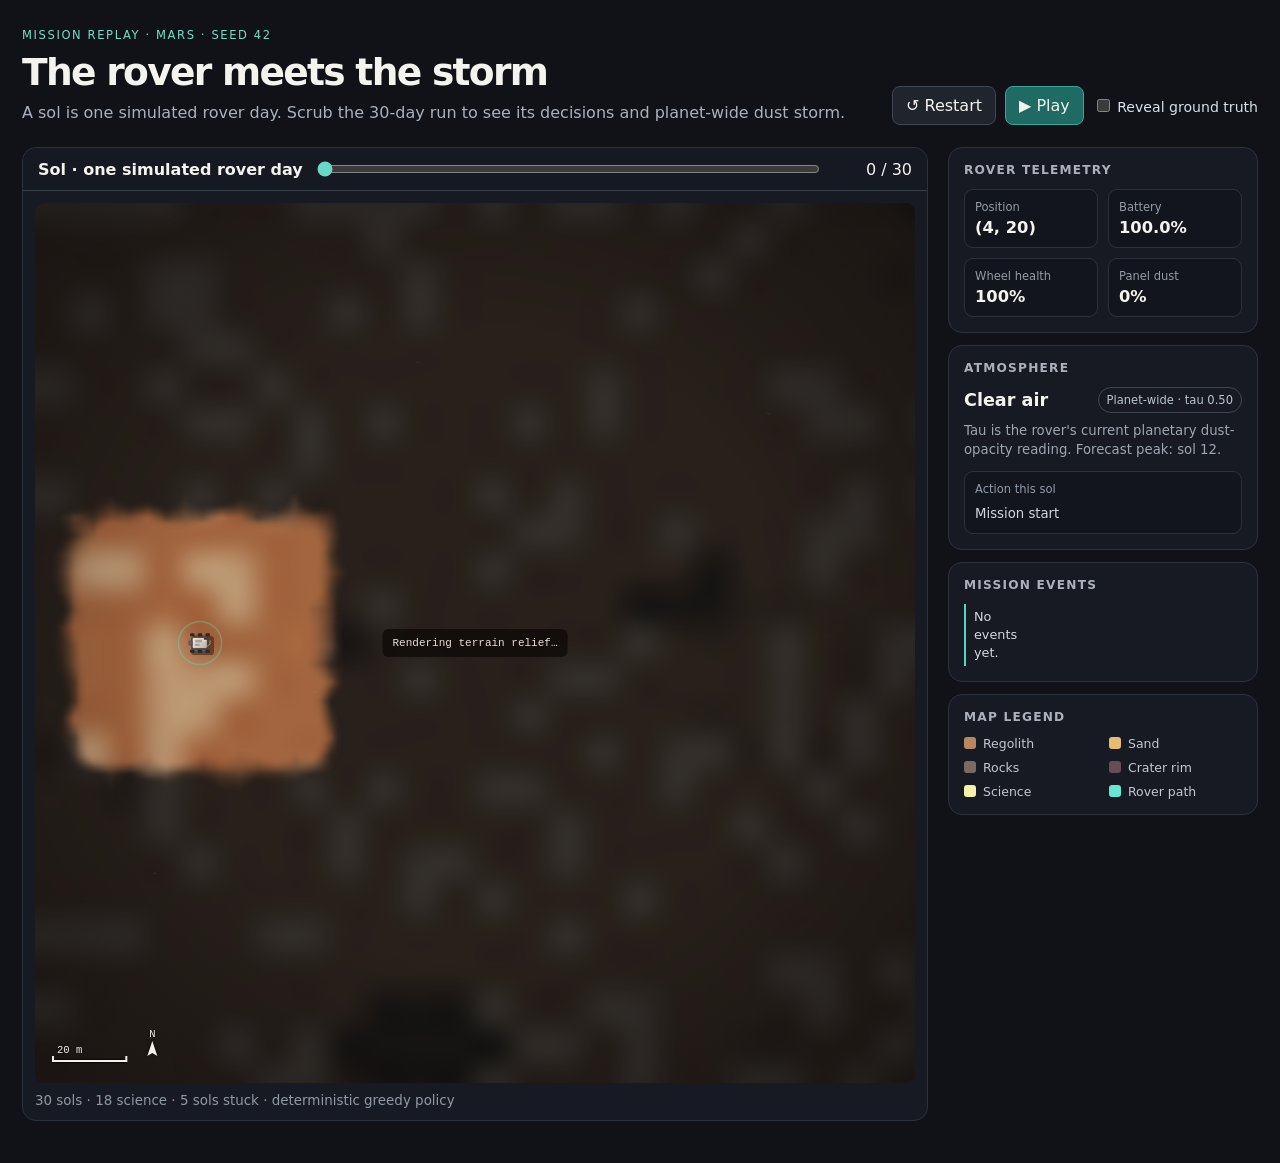
<file: web/static/map-dev.html>
<!doctype html>
<html lang="en">
<head>
  <meta charset="utf-8">
  <meta name="viewport" content="width=device-width, initial-scale=1">
  <title>SpaceExplore · Mission Replay</title>
  <style>
    :root {
      color-scheme: dark;
      font-family: Inter, ui-sans-serif, system-ui, sans-serif;
      background: #101218;
      color: #f4f3ed;
      font-synthesis: none;
    }
    * { box-sizing: border-box; }
    body { max-width: 1320px; margin: 0 auto; padding: 28px 22px 42px; }
    header { display: flex; flex-wrap: wrap; align-items: end; justify-content: space-between; gap: 20px; margin-bottom: 22px; }
    h1 { margin: 0 0 7px; font-size: clamp(1.55rem, 3vw, 2.35rem); letter-spacing: -.045em; }
    p { margin: 0; color: #aab1bc; line-height: 1.5; }
    .eyebrow { margin-bottom: 8px; color: #73dec8; font-size: .72rem; letter-spacing: .14em; text-transform: uppercase; }
    .toolbar { display: flex; flex-wrap: wrap; align-items: center; gap: 9px; }
    button { border: 1px solid #404752; border-radius: 8px; padding: 9px 13px; background: #20242d; color: #f4f3ed; font: inherit; cursor: pointer; }
    button:hover { border-color: #73dec8; }
    button.primary { background: #1f6b64; border-color: #3ca699; }
    label { color: #d9e0e8; font-size: .88rem; }
    .layout { display: grid; grid-template-columns: minmax(0, 1fr) 310px; align-items: start; gap: 20px; }
    .map-shell, .panel { border: 1px solid #2c323c; border-radius: 14px; background: #171a22; }
    .map-shell { padding: 12px; }
    canvas { display: block; width: 100%; height: auto; aspect-ratio: 1; border-radius: 9px; image-rendering: pixelated; background: #111c28; }
    .scrubber { position: sticky; z-index: 5; top: 0; display: grid; grid-template-columns: auto minmax(100px, 1fr) auto; align-items: center; gap: 12px; margin: -12px -12px 12px; border-bottom: 1px solid #38414a; border-radius: 14px 14px 0 0; padding: 11px 15px; background: rgba(23, 26, 34, .97); backdrop-filter: blur(14px); }
    input[type="range"] { width: 100%; accent-color: #67d9c6; }
    output { min-width: 82px; color: #f4f3ed; font-variant-numeric: tabular-nums; text-align: right; }
    .side { display: grid; gap: 12px; }
    .panel { padding: 15px; }
    .panel h2 { margin: 0 0 12px; color: #aab1bc; font-size: .76rem; font-weight: 650; letter-spacing: .1em; text-transform: uppercase; }
    .stats { display: grid; grid-template-columns: 1fr 1fr; gap: 10px; }
    .stat { border: 1px solid #2c323c; border-radius: 9px; padding: 10px; background: #12151b; }
    .stat span { display: block; margin-bottom: 4px; color: #929ba8; font-size: .72rem; }
    .stat strong { font-size: 1.02rem; font-variant-numeric: tabular-nums; }
    .weather { display: flex; align-items: center; justify-content: space-between; gap: 10px; margin-bottom: 8px; }
    .weather strong { font-size: 1.1rem; }
    .badge { display: inline-flex; align-items: center; gap: 6px; border: 1px solid #3e4751; border-radius: 999px; padding: 5px 8px; color: #b9c4ce; font-size: .72rem; }
    .badge.storm { border-color: #9c6245; background: #472e24; color: #ffd2a1; }
    .weather-copy { min-height: 40px; color: #9da6b1; font-size: .83rem; line-height: 1.45; }
    .feed { display: grid; gap: 8px; max-height: 250px; overflow: auto; padding: 0; margin: 0; list-style: none; }
    .feed li { display: grid; grid-template-columns: 44px 1fr; gap: 8px; border-left: 2px solid var(--event-color, #55d6be); padding: 4px 0 4px 8px; color: #d2d7df; font-size: .8rem; line-height: 1.4; }
    .feed time { color: #9099a5; font-variant-numeric: tabular-nums; }
    .empty { color: #7f8996; font-size: .84rem; }
    .legend { display: grid; grid-template-columns: 1fr 1fr; gap: 9px 12px; margin-top: 12px; color: #c1c8d1; font-size: .78rem; }
    .key { display: flex; align-items: center; gap: 7px; }
    .swatch { width: 12px; height: 12px; border-radius: 3px; background: var(--color); }
    #action-line { margin-top: 8px; color: #d2d7df; font-size: .83rem; line-height: 1.45; }
    #status { margin-top: 10px; color: #8f9aa6; font-size: .84rem; }
    @media (max-width: 900px) { .layout { grid-template-columns: 1fr; } .side { grid-template-columns: repeat(2, minmax(0, 1fr)); } .panel:last-child { grid-column: 1 / -1; } }
    @media (max-width: 580px) { body { padding: 20px 13px 30px; } .side { grid-template-columns: 1fr; } .panel:last-child { grid-column: auto; } .toolbar { width: 100%; } }
  </style>
</head>
<body>
  <header>
    <div>
      <div class="eyebrow">Mission replay · Mars · Seed 42</div>
      <h1>The rover meets the storm</h1>
      <p>A sol is one simulated rover day. Scrub the 30-day run to see its decisions and planet-wide dust storm.</p>
    </div>
    <div class="toolbar">
      <button id="restart" type="button">↺ Restart</button>
      <button id="play" class="primary" type="button">▶ Play</button>
      <label><input id="truth" type="checkbox"> Reveal ground truth</label>
    </div>
  </header>

  <main class="layout">
    <section class="map-shell" aria-label="Planet replay map">
      <div class="scrubber">
        <strong>Sol · one simulated rover day</strong>
        <input id="sol" type="range" min="0" max="30" value="0" step="1" aria-label="Choose replay sol">
        <output id="sol-label" for="sol">0 / 30</output>
      </div>
      <canvas id="planet" width="760" height="760" aria-label="Mars terrain and rover path"></canvas>
      <div id="status">Loading the seed-42 mission replay…</div>
    </section>

    <aside class="side">
      <section class="panel">
        <h2>Rover telemetry</h2>
        <div class="stats">
          <div class="stat"><span>Position</span><strong id="position">—</strong></div>
          <div class="stat"><span>Battery</span><strong id="battery">—</strong></div>
          <div class="stat"><span>Wheel health</span><strong id="wheel">—</strong></div>
          <div class="stat"><span>Panel dust</span><strong id="dust">—</strong></div>
        </div>
      </section>

      <section class="panel">
        <h2>Atmosphere</h2>
        <div class="weather">
          <strong id="weather-state">—</strong>
          <span id="weather-badge" class="badge">Global tau —</span>
        </div>
        <div id="weather-copy" class="weather-copy">—</div>
        <div class="stat" style="margin-top:10px"><span>Action this sol</span><div id="action-line">—</div></div>
      </section>

      <section class="panel">
        <h2>Mission events</h2>
        <ul id="events" class="feed"><li class="empty">No events yet.</li></ul>
      </section>

      <section class="panel">
        <h2>Map legend</h2>
        <div class="legend">
          <div class="key"><i class="swatch" style="--color:#b7875e"></i>Regolith</div>
          <div class="key"><i class="swatch" style="--color:#e3bd72"></i>Sand</div>
          <div class="key"><i class="swatch" style="--color:#7b6a62"></i>Rocks</div>
          <div class="key"><i class="swatch" style="--color:#654f55"></i>Crater rim</div>
          <div class="key"><i class="swatch" style="--color:#f7f0a6"></i>Science</div>
          <div class="key"><i class="swatch" style="--color:#65e7d0"></i>Rover path</div>
        </div>
      </section>
    </aside>
  </main>

  <script type="module">
    import { drawPlanet } from "./map.js";

    const canvas = document.querySelector("#planet");
    const slider = document.querySelector("#sol");
    const playButton = document.querySelector("#play");
    const truthToggle = document.querySelector("#truth");
    const eventColors = { info: "#55d6be", minor: "#ffd166", major: "#ff8c42", critical: "#ff4d6d" };
    let replay = null;
    let timer = null;

    function render() {
      if (!replay) return;
      const index = Math.min(Number(slider.value), replay.frames.length - 1);
      const frame = replay.frames[index];
      const peak = replay.snapshot.storms?.[0]?.start_sol;
      document.querySelector("#sol-label").textContent = `${frame.sol} / ${replay.max_sols}`;
      document.querySelector("#position").textContent = `(${frame.pos[0]}, ${frame.pos[1]})`;
      document.querySelector("#battery").textContent = `${Number(frame.battery).toFixed(1)}%`;
      document.querySelector("#wheel").textContent = `${Math.round(frame.wheel_health * 100)}%`;
      document.querySelector("#dust").textContent = `${Math.round(frame.panel_dust * 100)}%`;

      const tau = Number(frame.tau);
      const active = tau > 2;
      const building = !active && frame.tau_trend > 0.25;
      const weatherName = active ? "Dust storm" : building ? "Dust building" : "Clear air";
      const badge = document.querySelector("#weather-badge");
      document.querySelector("#weather-state").textContent = weatherName;
      badge.textContent = `Planet-wide · tau ${tau.toFixed(2)}`;
      badge.classList.toggle("storm", active);
      document.querySelector("#weather-copy").textContent = active
        ? `The storm is atmospheric and covers the whole map. Solar input is reduced at every location. Tau trend: ${frame.tau_trend >= 0 ? "+" : ""}${Number(frame.tau_trend).toFixed(2)}.`
        : building
          ? `Dust opacity is rising before the forecast peak at sol ${peak}. Tau trend: +${Number(frame.tau_trend).toFixed(2)}.`
          : `Tau is the rover's current planetary dust-opacity reading. Forecast peak: sol ${peak}.`;

      const actionLine = frame.actions.length
        ? frame.actions.map((action) => `${action.tool}${action.args.direction ? ` ${action.args.direction}` : ""}${action.args.steps ? ` ×${action.args.steps}` : ""} ${action.ok ? "✓" : "·"}`).join(" → ")
        : "Mission start";
      document.querySelector("#action-line").textContent = actionLine;

      const eventList = document.querySelector("#events");
      eventList.replaceChildren();
      const latestEvents = [...frame.events].reverse().slice(0, 12);
      if (!latestEvents.length) {
        const empty = document.createElement("li");
        empty.className = "empty";
        empty.textContent = "No events yet.";
        eventList.append(empty);
      } else {
        for (const event of latestEvents) {
          const item = document.createElement("li");
          item.style.setProperty("--event-color", eventColors[event.severity] || eventColors.info);
          const time = document.createElement("time");
          time.textContent = `Sol ${event.sol}`;
          const label = document.createElement("span");
          label.textContent = `${event.type.replaceAll("_", " ")} at (${event.pos[0]}, ${event.pos[1]})`;
          item.append(time, label);
          eventList.append(item);
        }
      }

      drawPlanet(canvas, replay.snapshot, {
        path: frame.path,
        roverPos: frame.pos,
        knownTiles: frame.known_tiles,
        events: frame.events,
        showTruth: truthToggle.checked,
        weatherTau: frame.tau,
      });
      slider.setAttribute("aria-valuetext", `Sol ${frame.sol}${active ? ", dust storm active" : ""}`);
    }

    function stop() {
      if (timer) window.clearInterval(timer);
      timer = null;
      playButton.textContent = "▶ Play";
    }

    function play() {
      if (!replay) return;
      if (Number(slider.value) >= replay.frames.length - 1) slider.value = "0";
      stop();
      playButton.textContent = "Ⅱ Pause";
      timer = window.setInterval(() => {
        if (Number(slider.value) >= replay.frames.length - 1) {
          stop();
          return;
        }
        slider.value = String(Number(slider.value) + 1);
        render();
      }, 650);
      render();
    }

    slider.addEventListener("input", () => { stop(); render(); });
    truthToggle.addEventListener("change", render);
    playButton.addEventListener("click", () => timer ? stop() : play());
    document.querySelector("#restart").addEventListener("click", () => { stop(); slider.value = "0"; render(); });

    fetch("../../fixtures/replay_seed42_greedy.json")
      .then((response) => {
        if (!response.ok) throw new Error(`Replay request failed (${response.status})`);
        return response.json();
      })
      .then((data) => {
        replay = data;
        slider.max = String(data.frames.length - 1);
        slider.value = "0";
        document.querySelector("#status").textContent = `${data.frames.length - 1} sols · ${data.metrics.science} science · ${data.metrics.stuck_sols} sols stuck · deterministic ${data.policy} policy`;
        render();
      })
      .catch((error) => { document.querySelector("#status").textContent = `${error.message}. Regenerate with python3 -m sim.replay from the repository root.`; });
  </script>
</body>
</html>
</file>
